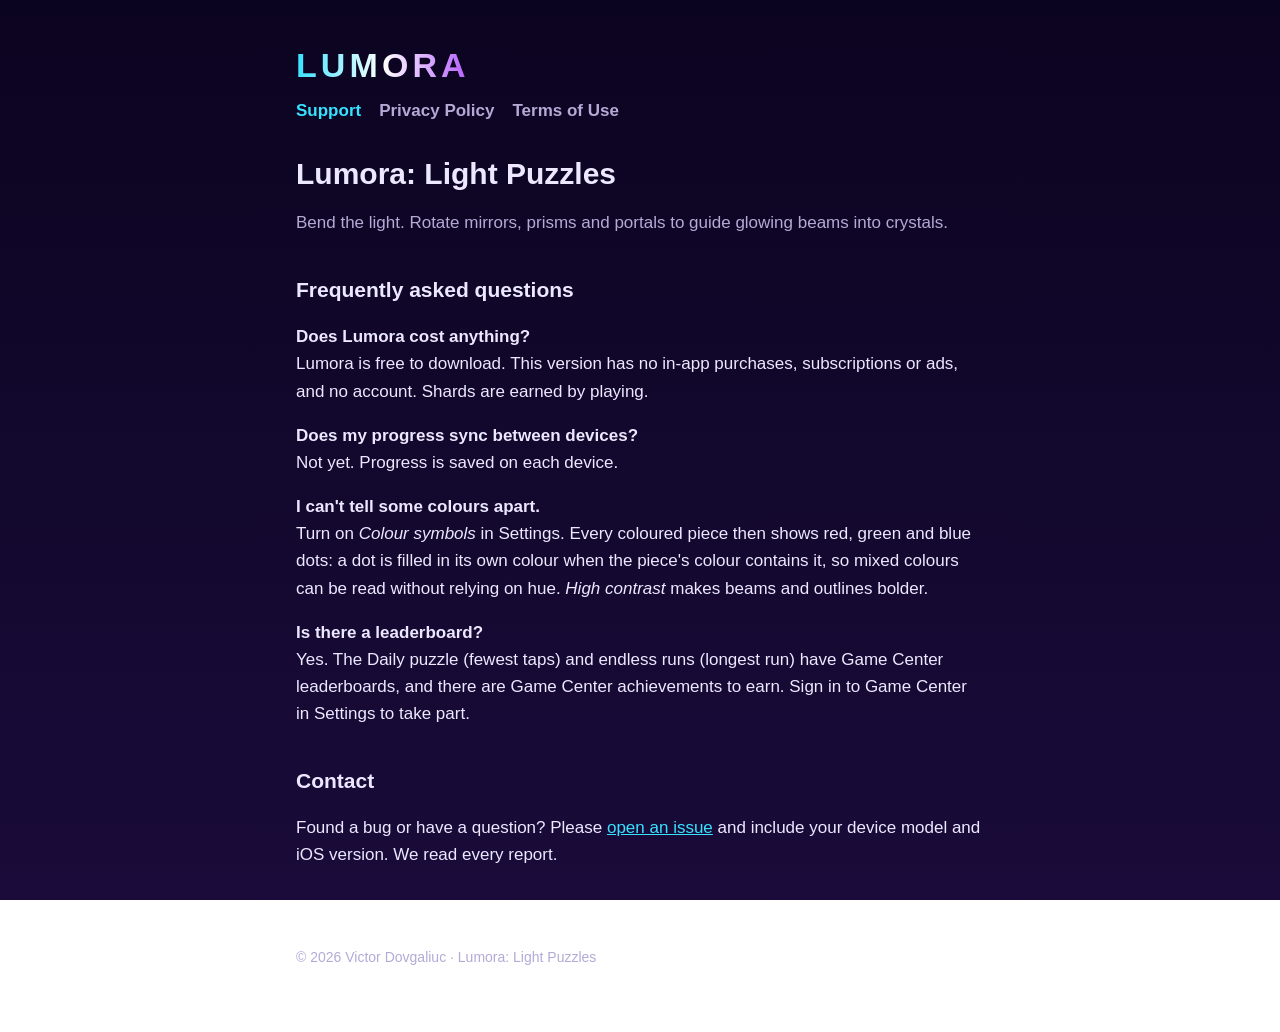
<file: index.html>
<!doctype html>
<html lang="en">
<head>
  <meta charset="utf-8">
  <meta name="viewport" content="width=device-width, initial-scale=1">
  <title>Lumora Support</title>
  <meta name="description" content="Help and support for Lumora: Light Puzzles, a neon light-bending puzzle game for iPhone.">
  <link rel="stylesheet" href="style.css">
</head>
<body>
<main>
  <header>
    <a class="logo" href="./">LUMORA</a>
    <nav>
      <a href="./" aria-current="page">Support</a>
      <a href="privacy.html">Privacy Policy</a>
      <a href="terms.html">Terms of Use</a>
    </nav>
  </header>

  <h1>Lumora: Light Puzzles</h1>
  <p class="muted">Bend the light. Rotate mirrors, prisms and portals to guide glowing beams into crystals.</p>

  <h2>Frequently asked questions</h2>

  <p><strong>Does Lumora cost anything?</strong><br>
    Lumora is free to download. This version has no in-app purchases, subscriptions or ads, and no account. Shards
    are earned by playing.</p>

  <p><strong>Does my progress sync between devices?</strong><br>
    Not yet. Progress is saved on each device.</p>

  <p><strong>I can't tell some colours apart.</strong><br>
    Turn on <em>Colour symbols</em> in Settings. Every coloured piece then shows red, green and blue dots: a dot is
    filled in its own colour when the piece's colour contains it, so mixed colours can be read without relying on
    hue. <em>High contrast</em> makes beams and outlines bolder.</p>

  <p><strong>Is there a leaderboard?</strong><br>
    Yes. The Daily puzzle (fewest taps) and endless runs (longest run) have Game Center leaderboards, and there are
    Game Center achievements to earn. Sign in to Game Center in Settings to take part.</p>

  <h2>Contact</h2>
  <p>Found a bug or have a question? Please
    <a href="https://github.com/victordov/lumora-site/issues/new">open an issue</a> and include your device model and
    iOS version. We read every report.</p>

  <footer>&copy; 2026 Victor Dovgaliuc &middot; Lumora: Light Puzzles</footer>
</main>
</body>
</html>
</file>
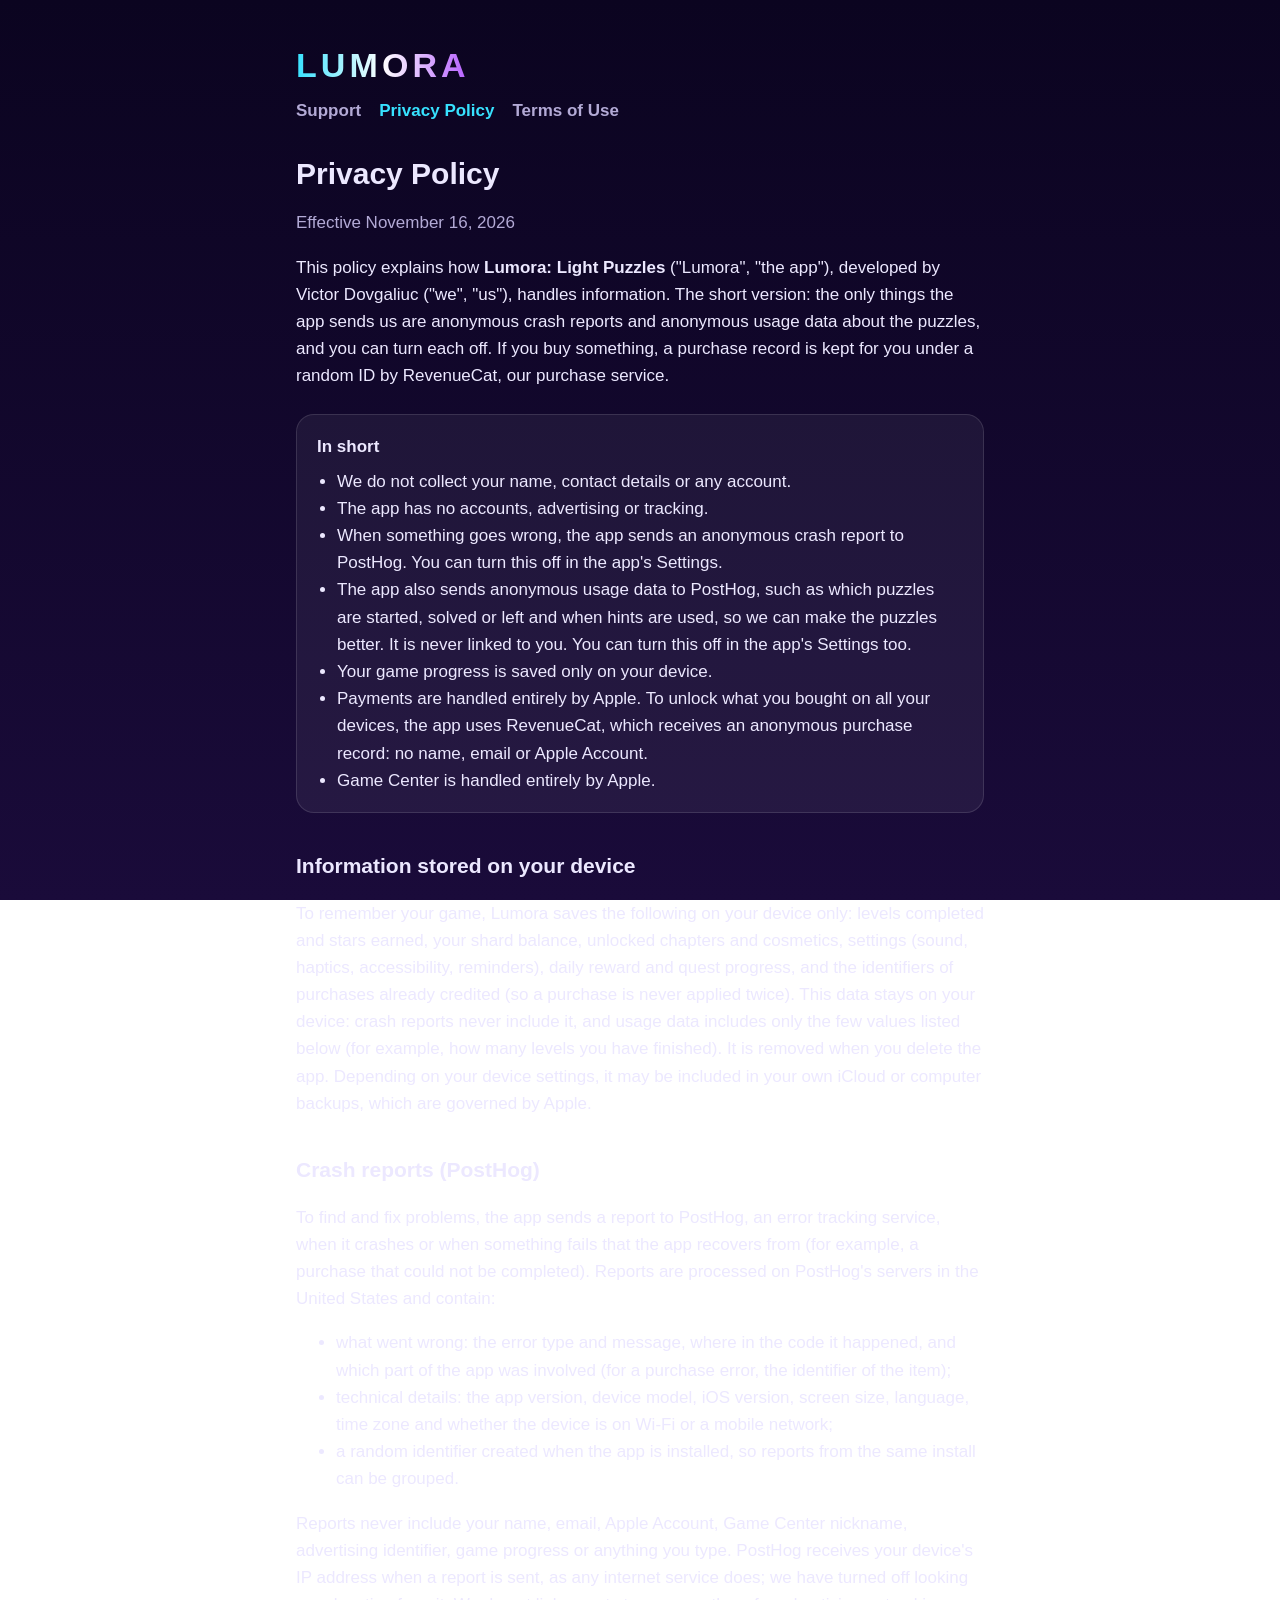
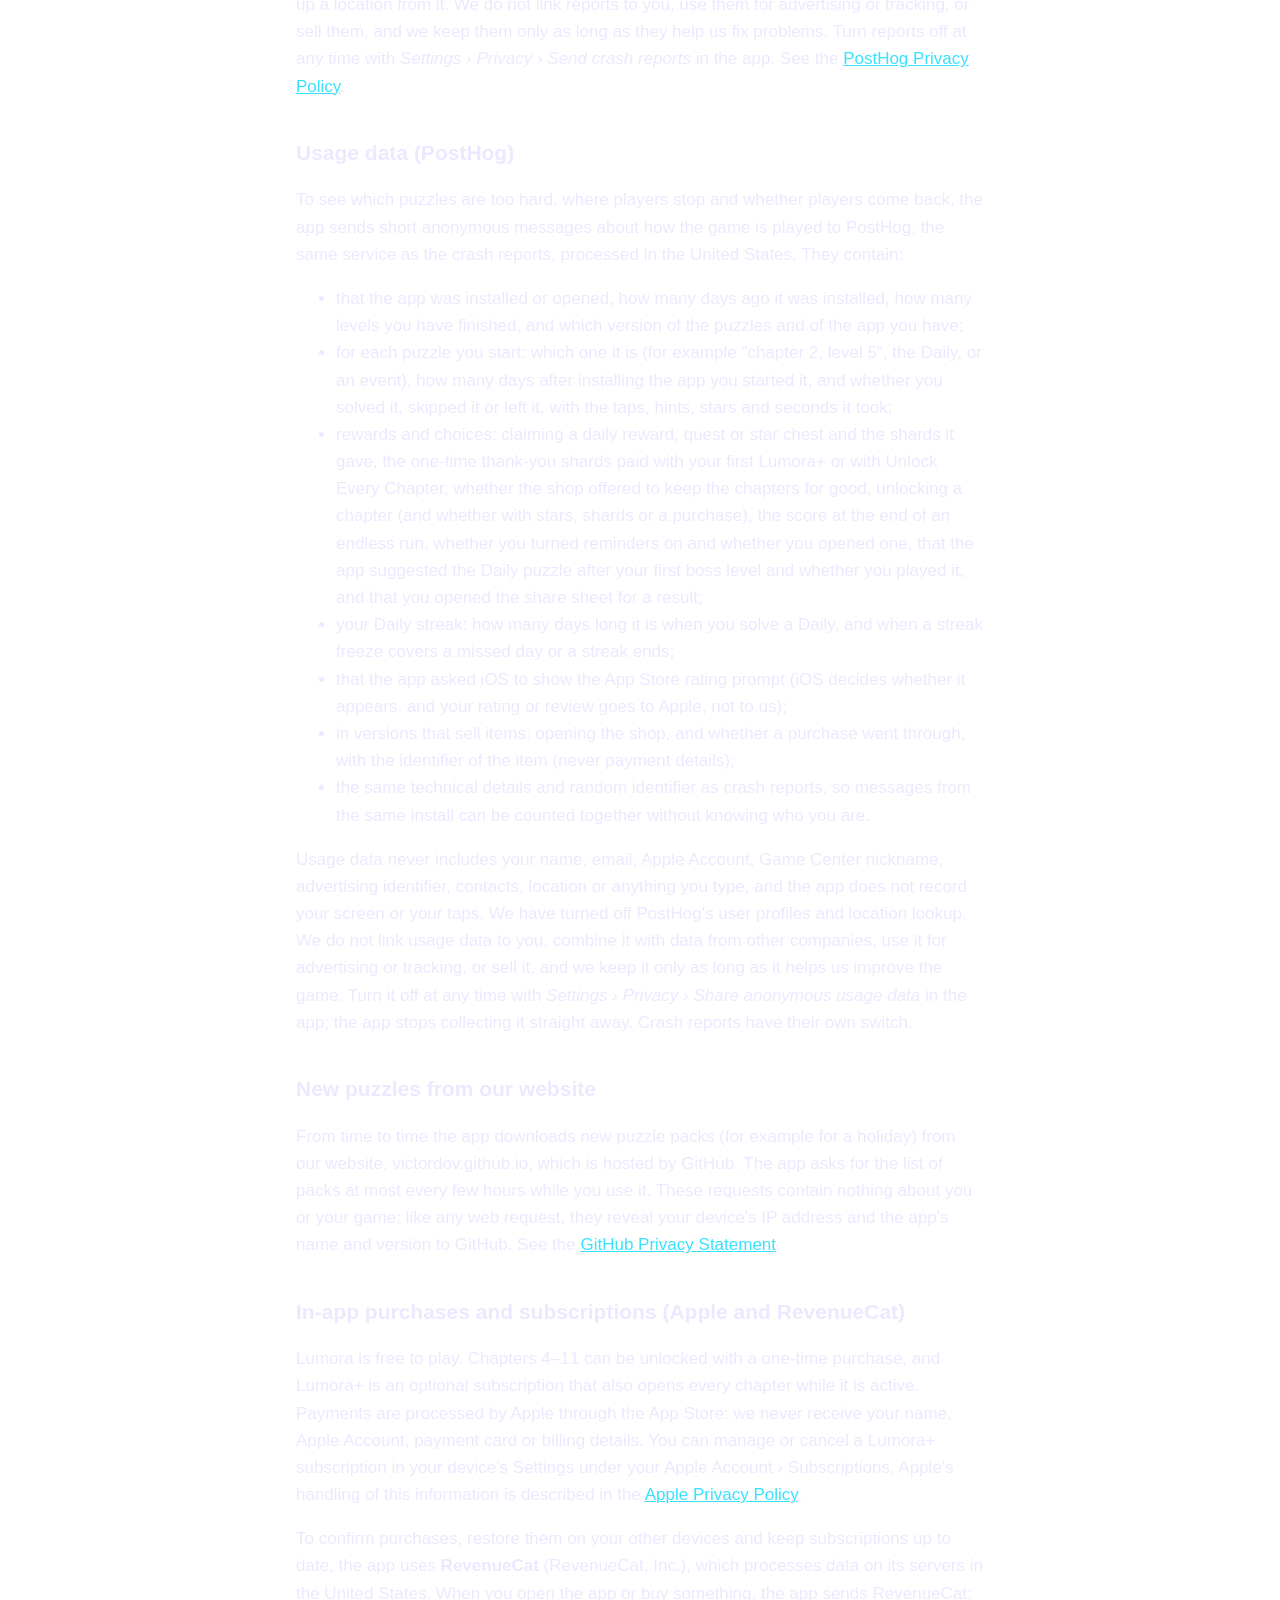
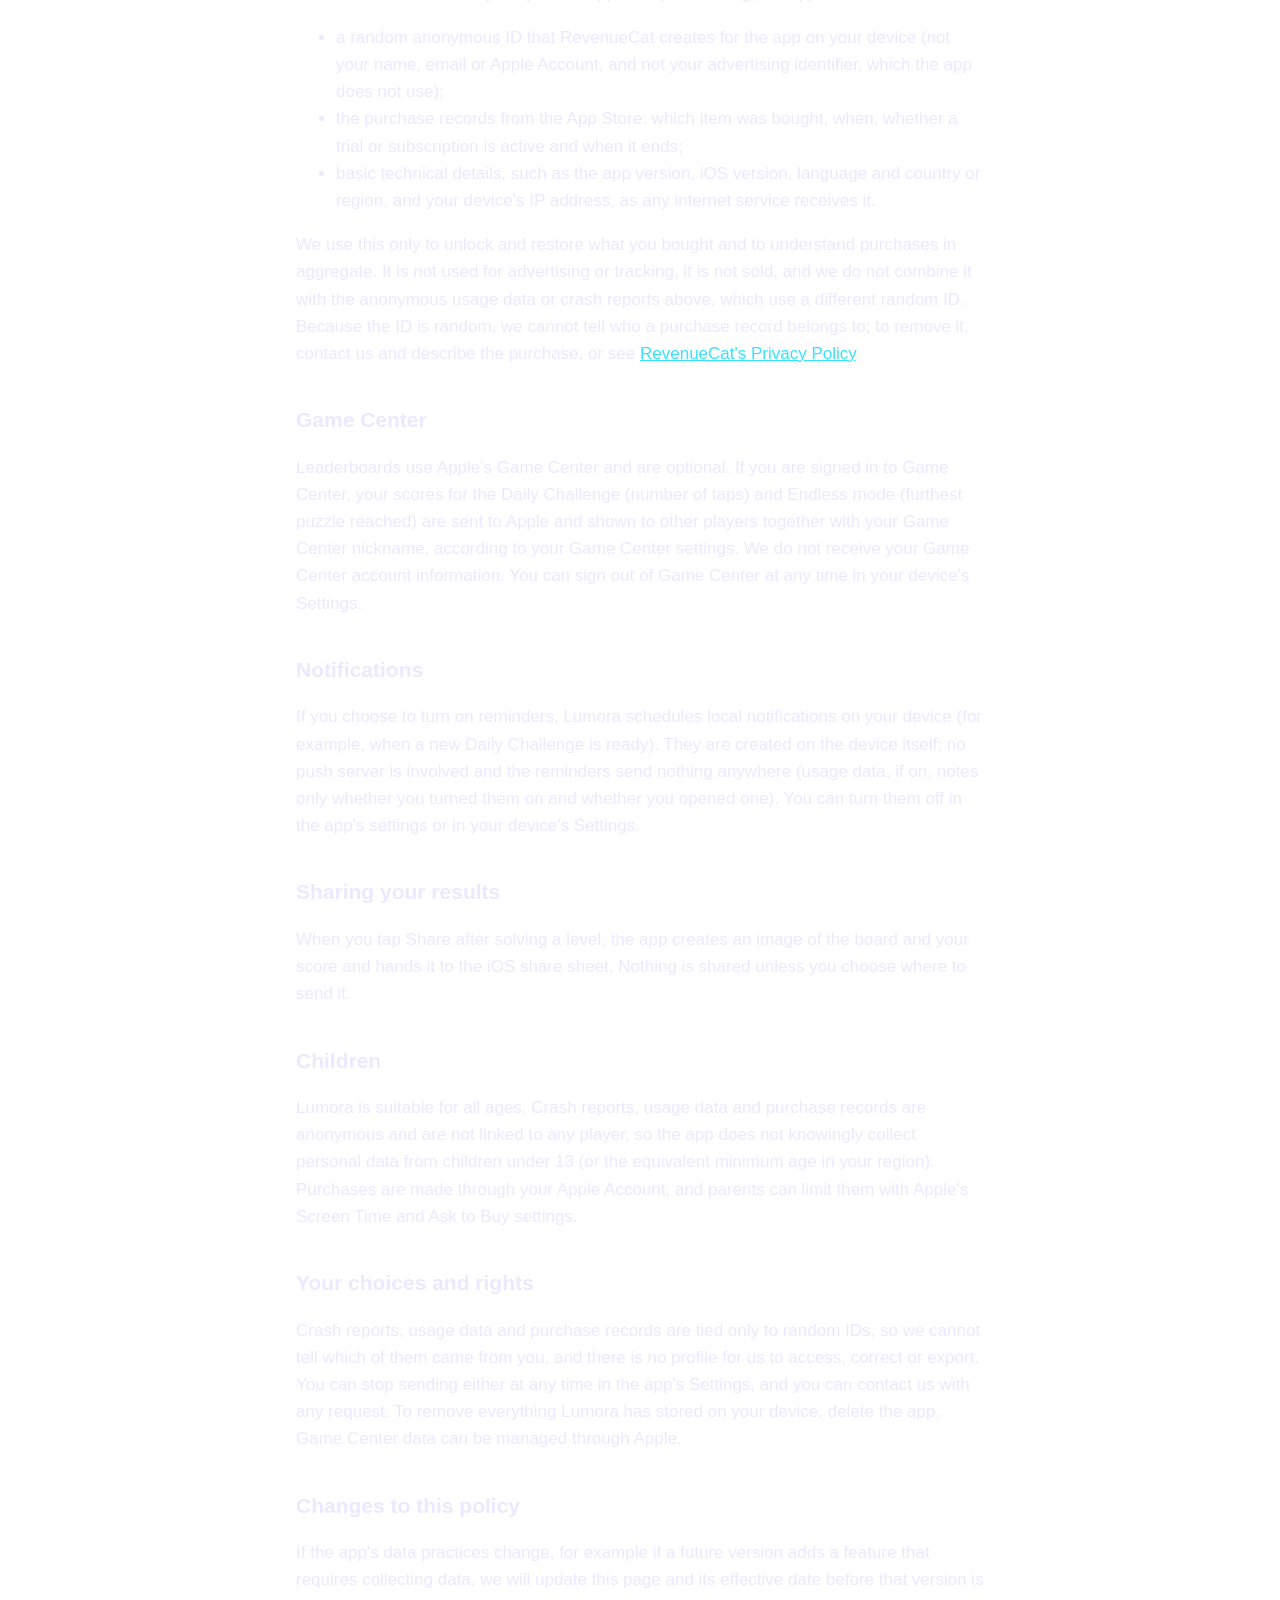
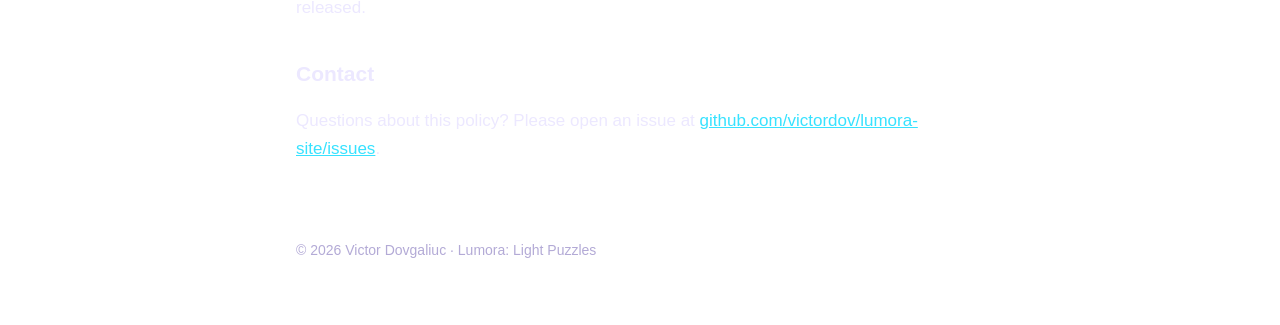
<file: privacy.html>
<!doctype html>
<html lang="en">
<head>
  <meta charset="utf-8">
  <meta name="viewport" content="width=device-width, initial-scale=1">
  <title>Lumora Privacy Policy</title>
  <meta name="description" content="Privacy policy for Lumora: Light Puzzles. Lumora sends only anonymous crash reports and anonymous usage data, and you can turn each off.">
  <link rel="stylesheet" href="style.css">
</head>
<body>
<main>
  <header>
    <a class="logo" href="./">LUMORA</a>
    <nav>
      <a href="./">Support</a>
      <a href="privacy.html" aria-current="page">Privacy Policy</a>
      <a href="terms.html">Terms of Use</a>
    </nav>
  </header>

  <h1>Privacy Policy</h1>
  <p class="muted">Effective November 16, 2026</p>

  <p>This policy explains how <strong>Lumora: Light Puzzles</strong> ("Lumora", "the app"), developed by
    Victor Dovgaliuc ("we", "us"), handles information. The short version: the only things the app sends us are
    anonymous crash reports and anonymous usage data about the puzzles, and you can turn each off. If you buy
    something, a purchase record is kept for you under a random ID by RevenueCat, our purchase service.</p>

  <div class="summary">
    <strong>In short</strong>
    <ul>
      <li>We do not collect your name, contact details or any account.</li>
      <li>The app has no accounts, advertising or tracking.</li>
      <li>When something goes wrong, the app sends an anonymous crash report to PostHog. You can turn this off
        in the app's Settings.</li>
      <li>The app also sends anonymous usage data to PostHog, such as which puzzles are started, solved or left
        and when hints are used, so we can make the puzzles better. It is never linked to you. You can turn this
        off in the app's Settings too.</li>
      <li>Your game progress is saved only on your device.</li>
      <li>Payments are handled entirely by Apple. To unlock what you bought on all your devices, the app uses RevenueCat,
        which receives an anonymous purchase record: no name, email or Apple Account.</li>
      <li>Game Center is handled entirely by Apple.</li>
    </ul>
  </div>

  <h2>Information stored on your device</h2>
  <p>To remember your game, Lumora saves the following on your device only: levels completed and stars earned,
    your shard balance, unlocked chapters and cosmetics, settings (sound, haptics, accessibility, reminders),
    daily reward and quest progress, and the identifiers of purchases already credited (so a purchase is never
    applied twice). This data stays on your device: crash reports never include it, and usage data includes only
    the few values listed below (for example, how many levels you have finished). It is removed when you delete
    the app. Depending on your device settings, it may be included in your own iCloud or computer backups, which
    are governed by Apple.</p>

  <h2>Crash reports (PostHog)</h2>
  <p>To find and fix problems, the app sends a report to PostHog, an error tracking service, when it crashes or
    when something fails that the app recovers from (for example, a purchase that could not be completed). Reports
    are processed on PostHog's servers in the United States and contain:</p>
  <ul>
    <li>what went wrong: the error type and message, where in the code it happened, and which part of the app was
      involved (for a purchase error, the identifier of the item);</li>
    <li>technical details: the app version, device model, iOS version, screen size, language, time zone and
      whether the device is on Wi-Fi or a mobile network;</li>
    <li>a random identifier created when the app is installed, so reports from the same install can be grouped.</li>
  </ul>
  <p>Reports never include your name, email, Apple Account, Game Center nickname, advertising identifier, game
    progress or anything you type. PostHog receives your device's IP address when a report is sent, as any internet
    service does; we have turned off looking up a location from it. We do not link reports to you, use them for
    advertising or tracking, or sell them, and we keep them only as long as they help us fix problems. Turn reports
    off at any time with <em>Settings &rsaquo; Privacy &rsaquo; Send crash reports</em> in the app. See the
    <a href="https://posthog.com/privacy">PostHog Privacy Policy</a>.</p>

  <h2>Usage data (PostHog)</h2>
  <p>To see which puzzles are too hard, where players stop and whether players come back, the app sends short
    anonymous messages about how the game is played to PostHog, the same service as the crash reports, processed
    in the United States. They contain:</p>
  <ul>
    <li>that the app was installed or opened, how many days ago it was installed, how many levels you have finished,
      and which version of the puzzles and of the app you have;</li>
    <li>for each puzzle you start: which one it is (for example "chapter 2, level 5", the Daily, or an event), how
      many days after installing the app you started it, and whether you solved it, skipped it or left it, with the
      taps, hints, stars and seconds it took;</li>
    <li>rewards and choices: claiming a daily reward, quest or star chest and the shards it gave, the one-time thank-you shards paid with
      your first Lumora+ or with Unlock Every Chapter, whether the shop offered to keep the chapters for good, unlocking a
      chapter (and whether with stars, shards or a purchase), the score at the end of an endless run, whether you
      turned reminders on and whether you opened one, that the app suggested the Daily puzzle after your first boss
      level and whether you played it, and that you opened the share sheet for a result;</li>
    <li>your Daily streak: how many days long it is when you solve a Daily, and when a streak freeze covers a missed
      day or a streak ends;</li>
    <li>that the app asked iOS to show the App Store rating prompt (iOS decides whether it appears, and your rating
      or review goes to Apple, not to us);</li>
    <li>in versions that sell items: opening the shop, and whether a purchase went through, with the identifier
      of the item (never payment details);</li>
    <li>the same technical details and random identifier as crash reports, so messages from the same install can
      be counted together without knowing who you are.</li>
  </ul>
  <p>Usage data never includes your name, email, Apple Account, Game Center nickname, advertising identifier,
    contacts, location or anything you type, and the app does not record your screen or your taps. We have turned
    off PostHog's user profiles and location lookup. We do not link usage data to you, combine it with data from
    other companies, use it for advertising or tracking, or sell it, and we keep it only as long as it helps us
    improve the game. Turn it off at any time with <em>Settings &rsaquo; Privacy &rsaquo; Share anonymous usage
    data</em> in the app; the app stops collecting it straight away. Crash reports have their own switch.</p>

  <h2>New puzzles from our website</h2>
  <p>From time to time the app downloads new puzzle packs (for example for a holiday) from our website,
    victordov.github.io, which is hosted by GitHub. The app asks for the list of packs at most every few hours
    while you use it. These requests contain nothing about you or your game; like any web request, they reveal
    your device's IP address and the app's name and version to GitHub. See the
    <a href="https://docs.github.com/site-policy/privacy-policies/github-general-privacy-statement">GitHub
    Privacy Statement</a>.</p>

  <h2>In-app purchases and subscriptions (Apple and RevenueCat)</h2>
  <p>Lumora is free to play. Chapters 4&ndash;11 can be unlocked with a one-time purchase, and Lumora+ is an optional
    subscription that also opens every chapter while it is active. Payments are processed by Apple through the App Store: we never receive your name, Apple Account,
    payment card or billing details. You can manage or cancel a Lumora+ subscription in your device's Settings under
    your Apple Account &rsaquo; Subscriptions. Apple's handling of this information is described in the
    <a href="https://www.apple.com/legal/privacy/">Apple Privacy Policy</a>.</p>
  <p>To confirm purchases, restore them on your other devices and keep subscriptions up to date, the app uses
    <strong>RevenueCat</strong> (RevenueCat, Inc.), which processes data on its servers in the United States. When you
    open the app or buy something, the app sends RevenueCat:</p>
  <ul>
    <li>a random anonymous ID that RevenueCat creates for the app on your device (not your name, email or Apple
      Account, and not your advertising identifier, which the app does not use);</li>
    <li>the purchase records from the App Store: which item was bought, when, whether a trial or subscription is
      active and when it ends;</li>
    <li>basic technical details, such as the app version, iOS version, language and country or region, and your device's
      IP address, as any internet service receives it.</li>
  </ul>
  <p>We use this only to unlock and restore what you bought and to understand purchases in aggregate. It is not used
    for advertising or tracking, it is not sold, and we do not combine it with the anonymous usage data or crash
    reports above, which use a different random ID. Because the ID is random, we cannot tell who a purchase record
    belongs to; to remove it, contact us and describe the purchase, or see
    <a href="https://www.revenuecat.com/privacy">RevenueCat's Privacy Policy</a>.</p>

  <h2>Game Center</h2>
  <p>Leaderboards use Apple's Game Center and are optional. If you are signed in to Game Center, your scores for the
    Daily Challenge (number of taps) and Endless mode (furthest puzzle reached) are sent to Apple and shown to other
    players together with your Game Center nickname, according to your Game Center settings. We do not receive
    your Game Center account information. You can sign out of Game Center at any time in your device's Settings.</p>

  <h2>Notifications</h2>
  <p>If you choose to turn on reminders, Lumora schedules local notifications on your device (for example, when a new
    Daily Challenge is ready). They are created on the device itself; no push server is involved and the reminders
    send nothing anywhere (usage data, if on, notes only whether you turned them on and whether you opened one). You can turn them off in the
    app's settings or in your device's Settings.</p>

  <h2>Sharing your results</h2>
  <p>When you tap Share after solving a level, the app creates an image of the board and your score and hands it to
    the iOS share sheet. Nothing is shared unless you choose where to send it.</p>

  <h2>Children</h2>
  <p>Lumora is suitable for all ages. Crash reports, usage data and purchase records are anonymous and are not linked to any player,
    so the app does not knowingly collect personal data from children under 13 (or the equivalent minimum age in
    your region). Purchases are made through your Apple Account, and parents can limit them with Apple's Screen Time
    and Ask to Buy settings.</p>

  <h2>Your choices and rights</h2>
  <p>Crash reports, usage data and purchase records are tied only to random IDs, so we cannot tell which of them came
    from you, and there is no profile for us to access, correct or export. You can stop sending either at any time in the app's Settings, and
    you can contact us with any request. To remove everything Lumora has stored on your device, delete the app.
    Game Center data can be managed through Apple.</p>

  <h2>Changes to this policy</h2>
  <p>If the app's data practices change, for example if a future version adds a feature that requires collecting
    data, we will update this page and its effective date before that version is released.</p>

  <h2>Contact</h2>
  <p>Questions about this policy? Please open an issue at
    <a href="https://github.com/victordov/lumora-site/issues">github.com/victordov/lumora-site/issues</a>.</p>

  <footer>&copy; 2026 Victor Dovgaliuc &middot; Lumora: Light Puzzles</footer>
</main>
</body>
</html>
</file>
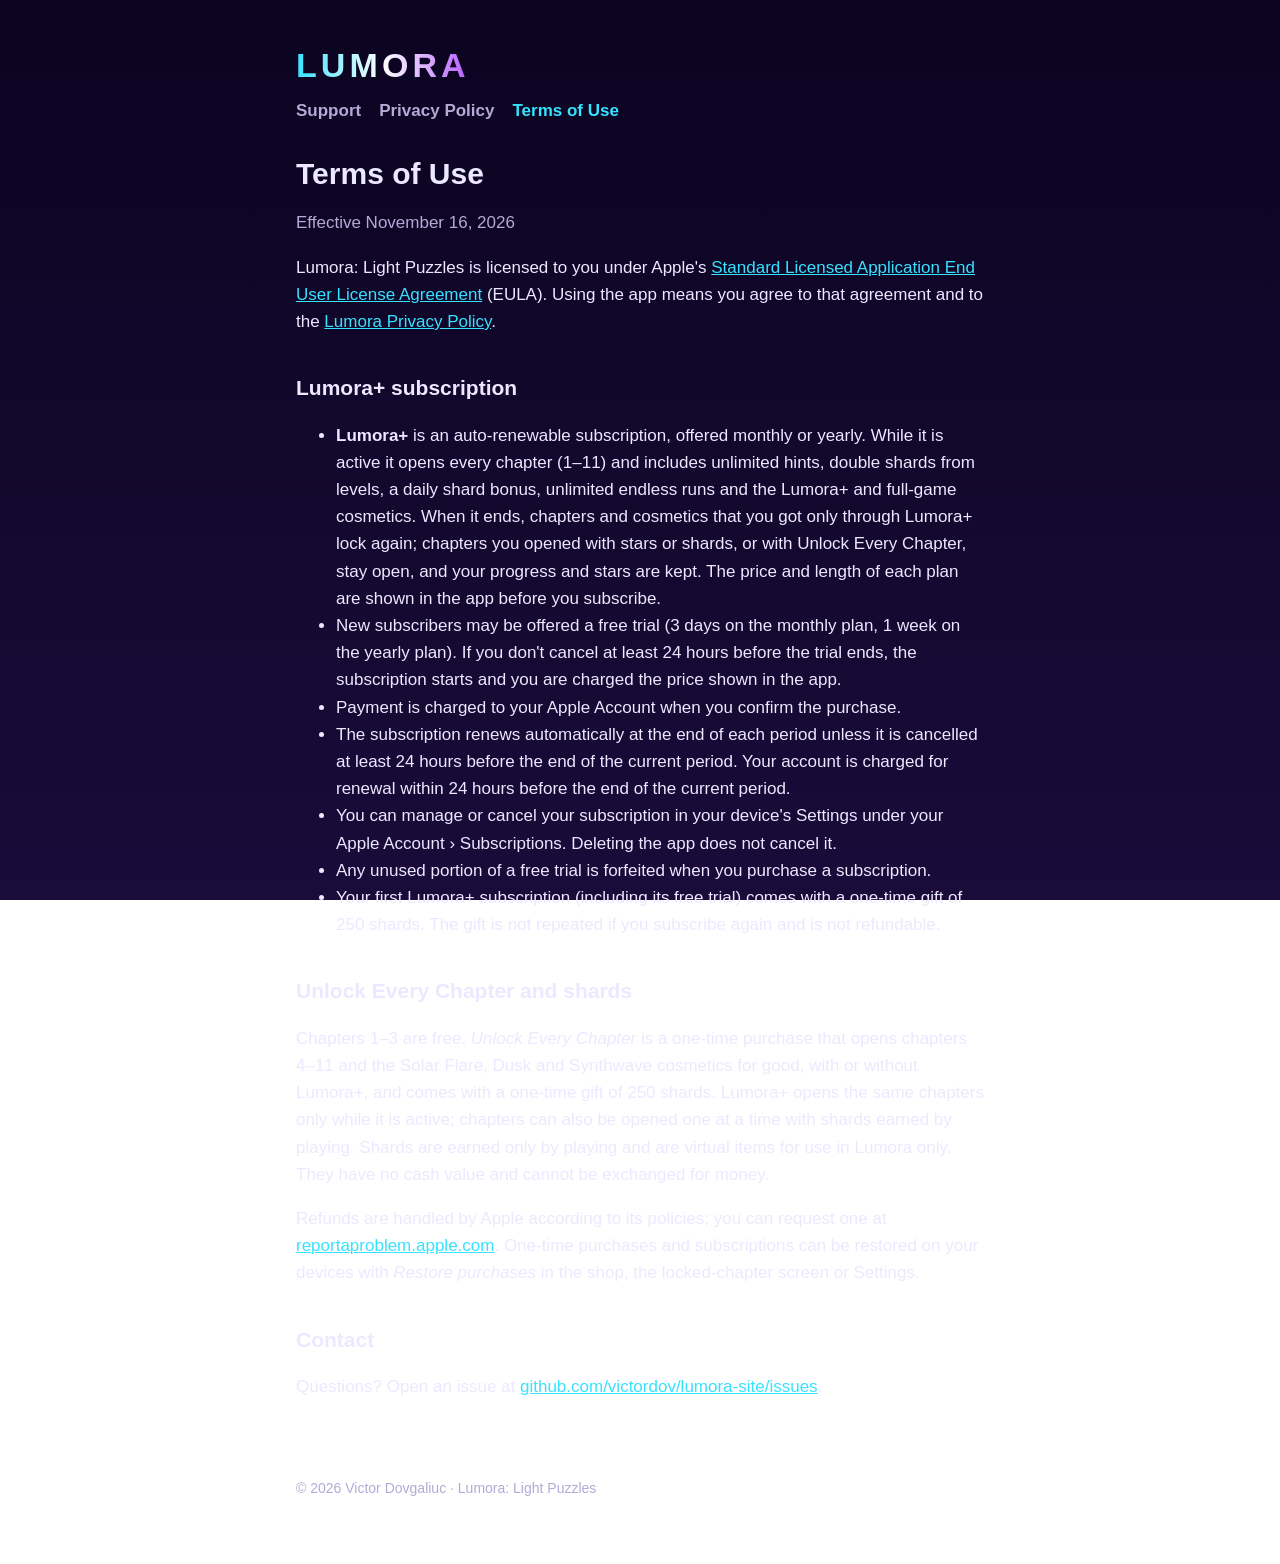
<file: terms.html>
<!doctype html>
<html lang="en">
<head>
  <meta charset="utf-8">
  <meta name="viewport" content="width=device-width, initial-scale=1">
  <title>Lumora Terms of Use</title>
  <meta name="description" content="Terms of use for Lumora: Light Puzzles, including subscription terms.">
  <link rel="stylesheet" href="style.css">
</head>
<body>
<main>
  <header>
    <a class="logo" href="./">LUMORA</a>
    <nav>
      <a href="./">Support</a>
      <a href="privacy.html">Privacy Policy</a>
      <a href="terms.html" aria-current="page">Terms of Use</a>
    </nav>
  </header>

  <h1>Terms of Use</h1>
  <p class="muted">Effective November 16, 2026</p>

  <p>Lumora: Light Puzzles is licensed to you under Apple's
    <a href="https://www.apple.com/legal/internet-services/itunes/dev/stdeula/">Standard Licensed Application End User License Agreement</a>
    (EULA). Using the app means you agree to that agreement and to the
    <a href="privacy.html">Lumora Privacy Policy</a>.</p>

  <h2>Lumora+ subscription</h2>
  <ul>
    <li><strong>Lumora+</strong> is an auto-renewable subscription, offered monthly or yearly. While it is
      active it opens every chapter (1&ndash;11) and includes unlimited hints, double shards from levels, a daily
      shard bonus, unlimited endless runs and the Lumora+ and full-game cosmetics. When it ends, chapters and cosmetics
      that you got only through Lumora+ lock again; chapters you opened with stars or shards, or with Unlock Every
      Chapter, stay open, and your progress and stars are kept. The price and length of each plan are shown in the app before you subscribe.</li>
    <li>New subscribers may be offered a free trial (3 days on the monthly plan, 1 week on the yearly plan). If you
      don't cancel at least 24 hours before the trial ends, the subscription starts and you are charged the price
      shown in the app.</li>
    <li>Payment is charged to your Apple Account when you confirm the purchase.</li>
    <li>The subscription renews automatically at the end of each period unless it is cancelled at least 24 hours
      before the end of the current period. Your account is charged for renewal within 24 hours before the end of the
      current period.</li>
    <li>You can manage or cancel your subscription in your device's Settings under your Apple Account &rsaquo;
      Subscriptions. Deleting the app does not cancel it.</li>
    <li>Any unused portion of a free trial is forfeited when you purchase a subscription.</li>
    <li>Your first Lumora+ subscription (including its free trial) comes with a one-time gift of 250 shards. The gift
      is not repeated if you subscribe again and is not refundable.</li>
  </ul>

  <h2>Unlock Every Chapter and shards</h2>
  <p>Chapters 1&ndash;3 are free. <em>Unlock Every Chapter</em> is a one-time purchase that opens chapters 4&ndash;11 and the
    Solar Flare, Dusk and Synthwave cosmetics for good, with or without Lumora+, and comes with a one-time gift of
    250 shards. Lumora+ opens the same chapters only while it is active; chapters can also be opened one at a time with shards earned by playing. Shards are earned only by playing and
    are virtual items for use in Lumora only. They have no cash value and cannot be exchanged for money.</p>
  <p>Refunds are handled by Apple according to its policies; you can request one at
    <a href="https://reportaproblem.apple.com">reportaproblem.apple.com</a>. One-time purchases and subscriptions can be
    restored on your devices with <em>Restore purchases</em> in the shop, the locked-chapter screen or Settings.</p>

  <h2>Contact</h2>
  <p>Questions? Open an issue at
    <a href="https://github.com/victordov/lumora-site/issues">github.com/victordov/lumora-site/issues</a>.</p>

  <footer>&copy; 2026 Victor Dovgaliuc &middot; Lumora: Light Puzzles</footer>
</main>
</body>
</html>
</file>
<file: style.css>
:root {
  --bg: #0b0420;
  --bg2: #1a0b3a;
  --text: #ece8ff;
  --muted: #b3aad6;
  --accent: #37e2ff;
  --accent2: #b45cff;
  --card: rgba(255, 255, 255, 0.06);
  --line: rgba(255, 255, 255, 0.12);
}

* { box-sizing: border-box; }

body {
  margin: 0;
  min-height: 100vh;
  background: linear-gradient(180deg, var(--bg), var(--bg2)) fixed;
  color: var(--text);
  font: 17px/1.6 -apple-system, BlinkMacSystemFont, "SF Pro Text", "Segoe UI", Roboto, sans-serif;
}

main {
  max-width: 720px;
  margin: 0 auto;
  padding: 48px 16px 64px;
}

header { margin-bottom: 32px; }

.logo {
  font: 900 34px/1 ui-rounded, -apple-system, sans-serif;
  letter-spacing: 0.12em;
  background: linear-gradient(90deg, var(--accent), #fff, var(--accent2));
  -webkit-background-clip: text;
  background-clip: text;
  color: transparent;
  text-decoration: none;
}

nav { margin-top: 12px; display: flex; gap: 18px; flex-wrap: wrap; }
nav a { color: var(--muted); text-decoration: none; font-weight: 600; }
nav a[aria-current="page"] { color: var(--accent); }

h1 { font-size: 30px; line-height: 1.2; margin: 0 0 6px; }
h2 { font-size: 21px; margin: 36px 0 8px; }
p, li { color: var(--text); }
.muted { color: var(--muted); }
a { color: var(--accent); }

.summary {
  background: var(--card);
  border: 1px solid var(--line);
  border-radius: 18px;
  padding: 18px 20px;
  margin: 24px 0;
}
.summary ul { margin: 8px 0 0; padding-left: 20px; }

footer {
  margin-top: 56px;
  padding-top: 20px;
  border-top: 1px solid var(--line);
  color: var(--muted);
  font-size: 14px;
}
</file>
